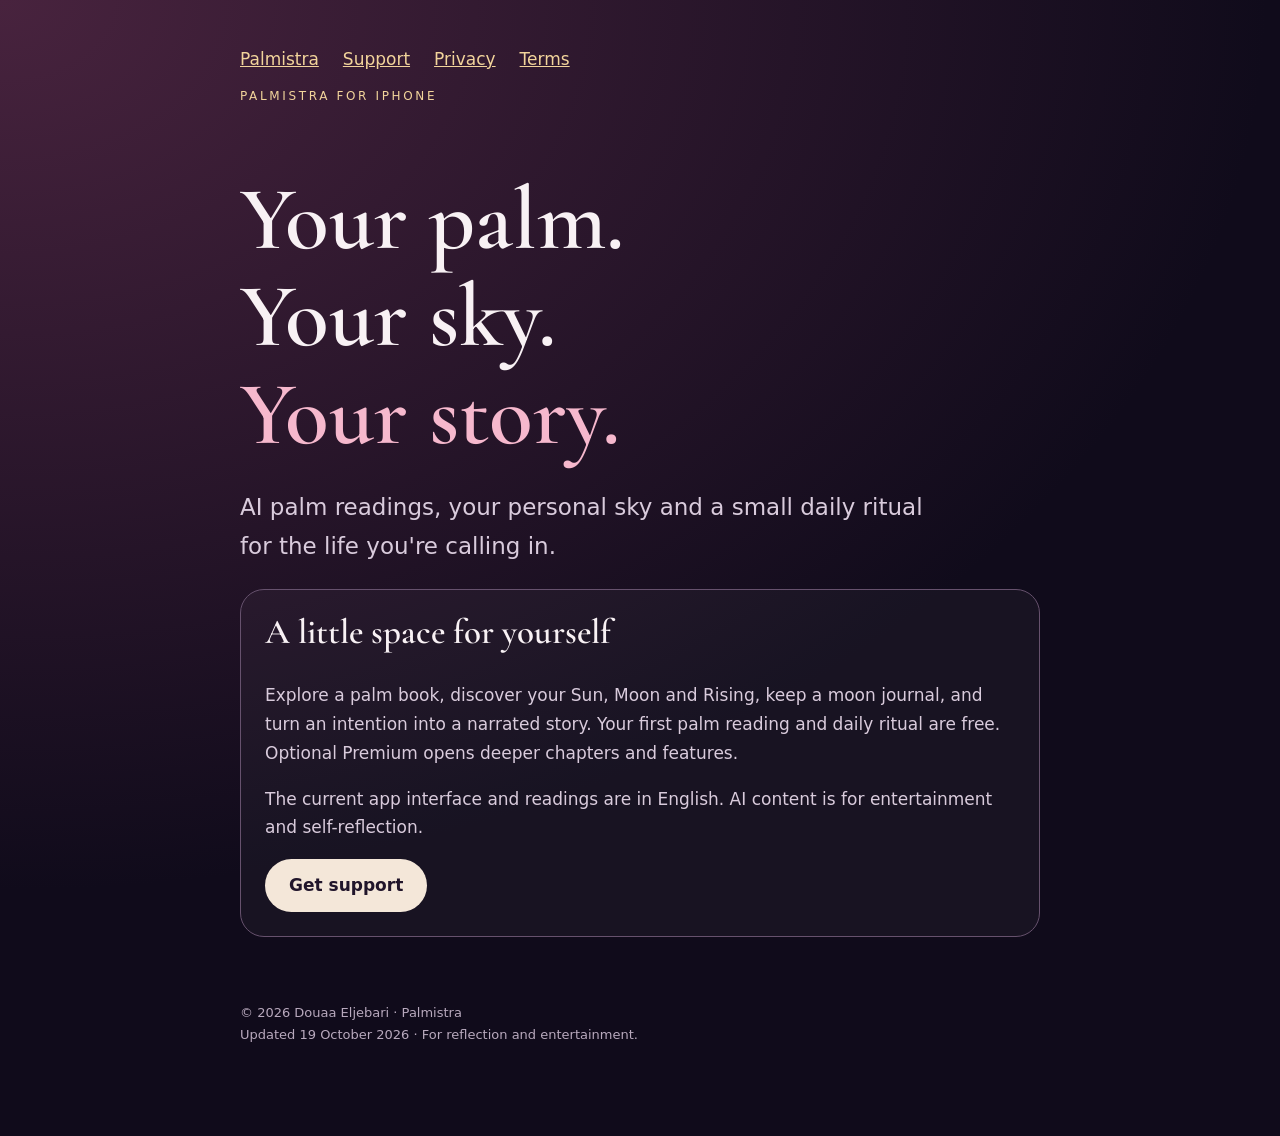
<file: index.html>
<!doctype html><html lang="en"><head><meta charset="utf-8"><meta name="viewport" content="width=device-width,initial-scale=1"><meta name="description" content="Palmistra for iPhone: AI palm reading, astrology, daily rituals and narrated manifestation stories."><title>Your palm. Your sky. Your story. · Palmistra</title><link rel="stylesheet" href="style.css"><link rel="canonical" href="https://zero-was-here.github.io/palmistra-support/"></head><body><main><nav><a href="index.html">Palmistra</a><a href="support.html">Support</a><a href="privacy.html">Privacy</a><a href="terms.html">Terms</a></nav><p class="eyebrow">PALMISTRA FOR IPHONE</p><h1>Your palm.<br>Your sky.<br><span style="color:#f6b8cd">Your story.</span></h1><p class="lead">AI palm readings, your personal sky and a small daily ritual for the life you're calling in.</p><div class="card"><h2 style="margin-top:0">A little space for yourself</h2><p>Explore a palm book, discover your Sun, Moon and Rising, keep a moon journal, and turn an intention into a narrated story. Your first palm reading and daily ritual are free. Optional Premium opens deeper chapters and features.</p><p>The current app interface and readings are in English. AI content is for entertainment and self-reflection.</p><a class="button" href="support.html">Get support</a></div><footer>© 2026 Douaa Eljebari · Palmistra<br>Updated 19 October 2026 · For reflection and entertainment.</footer></main></body></html>
</file>
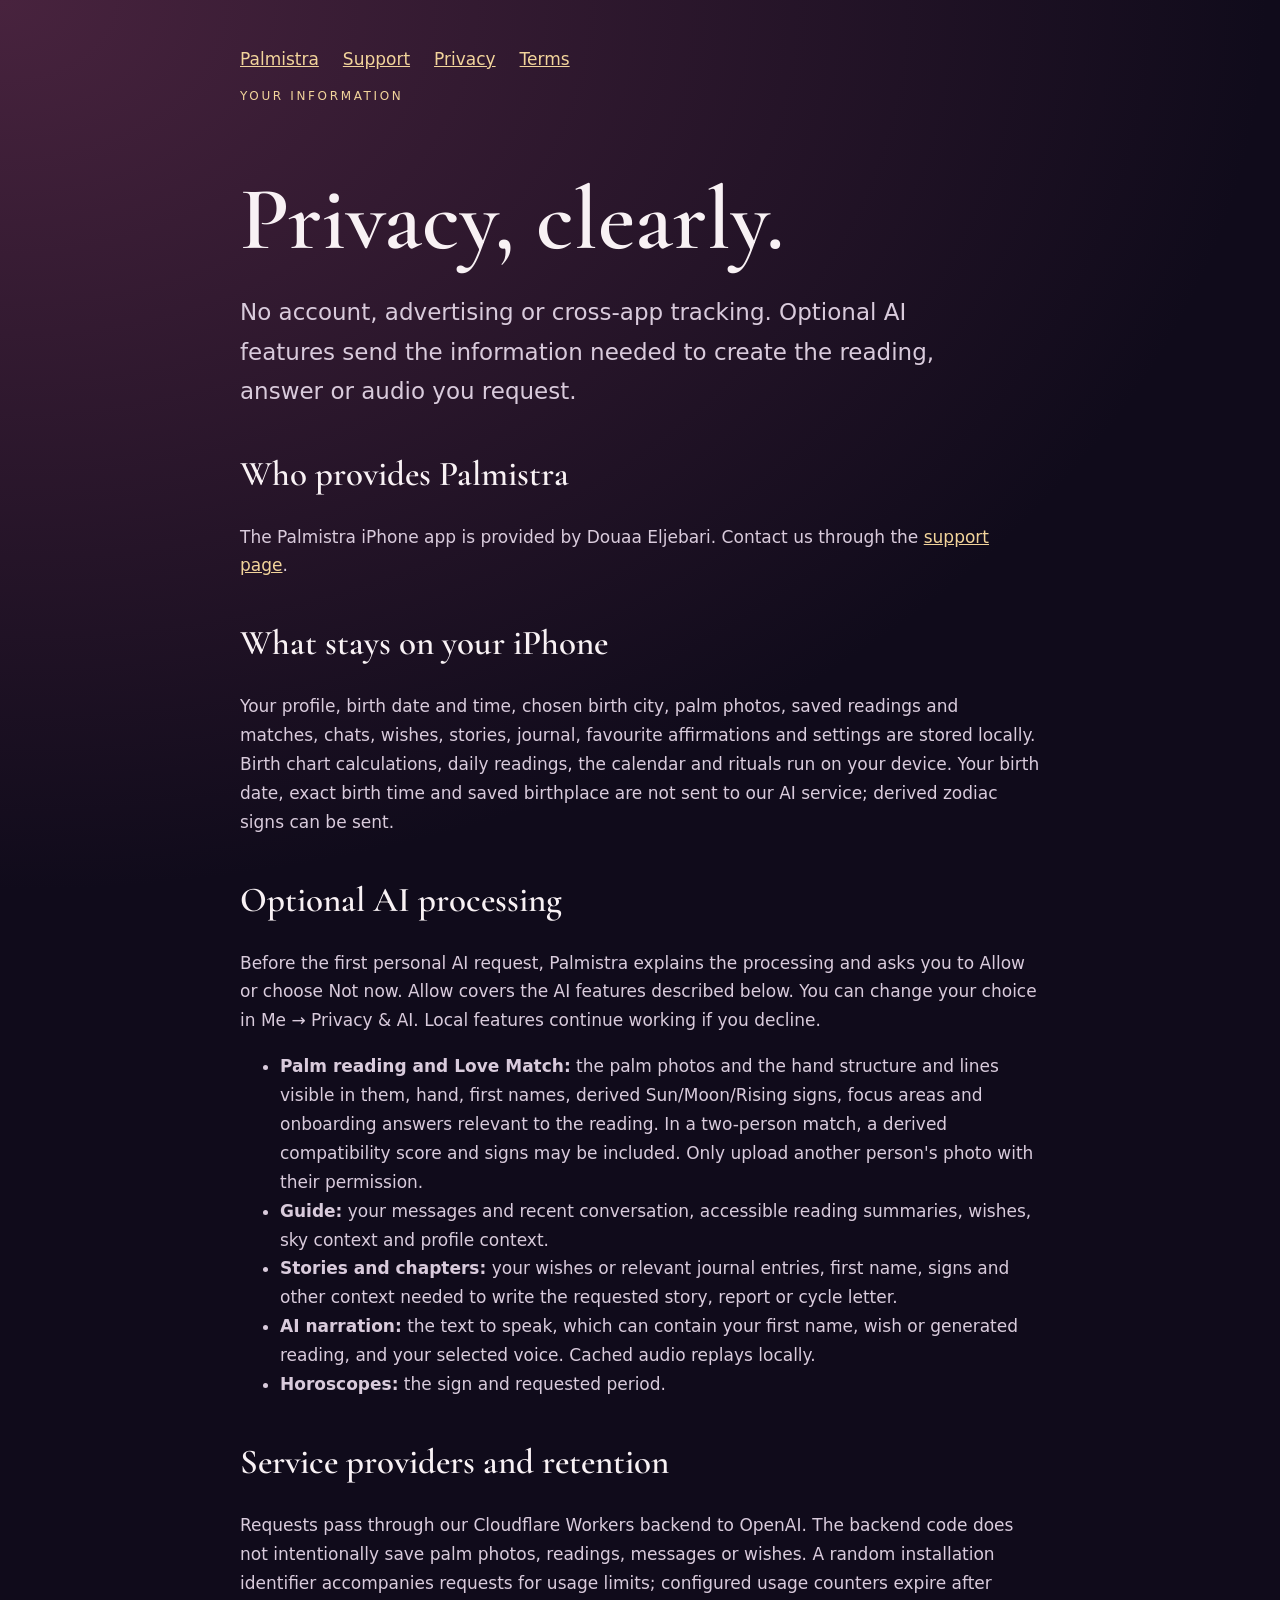
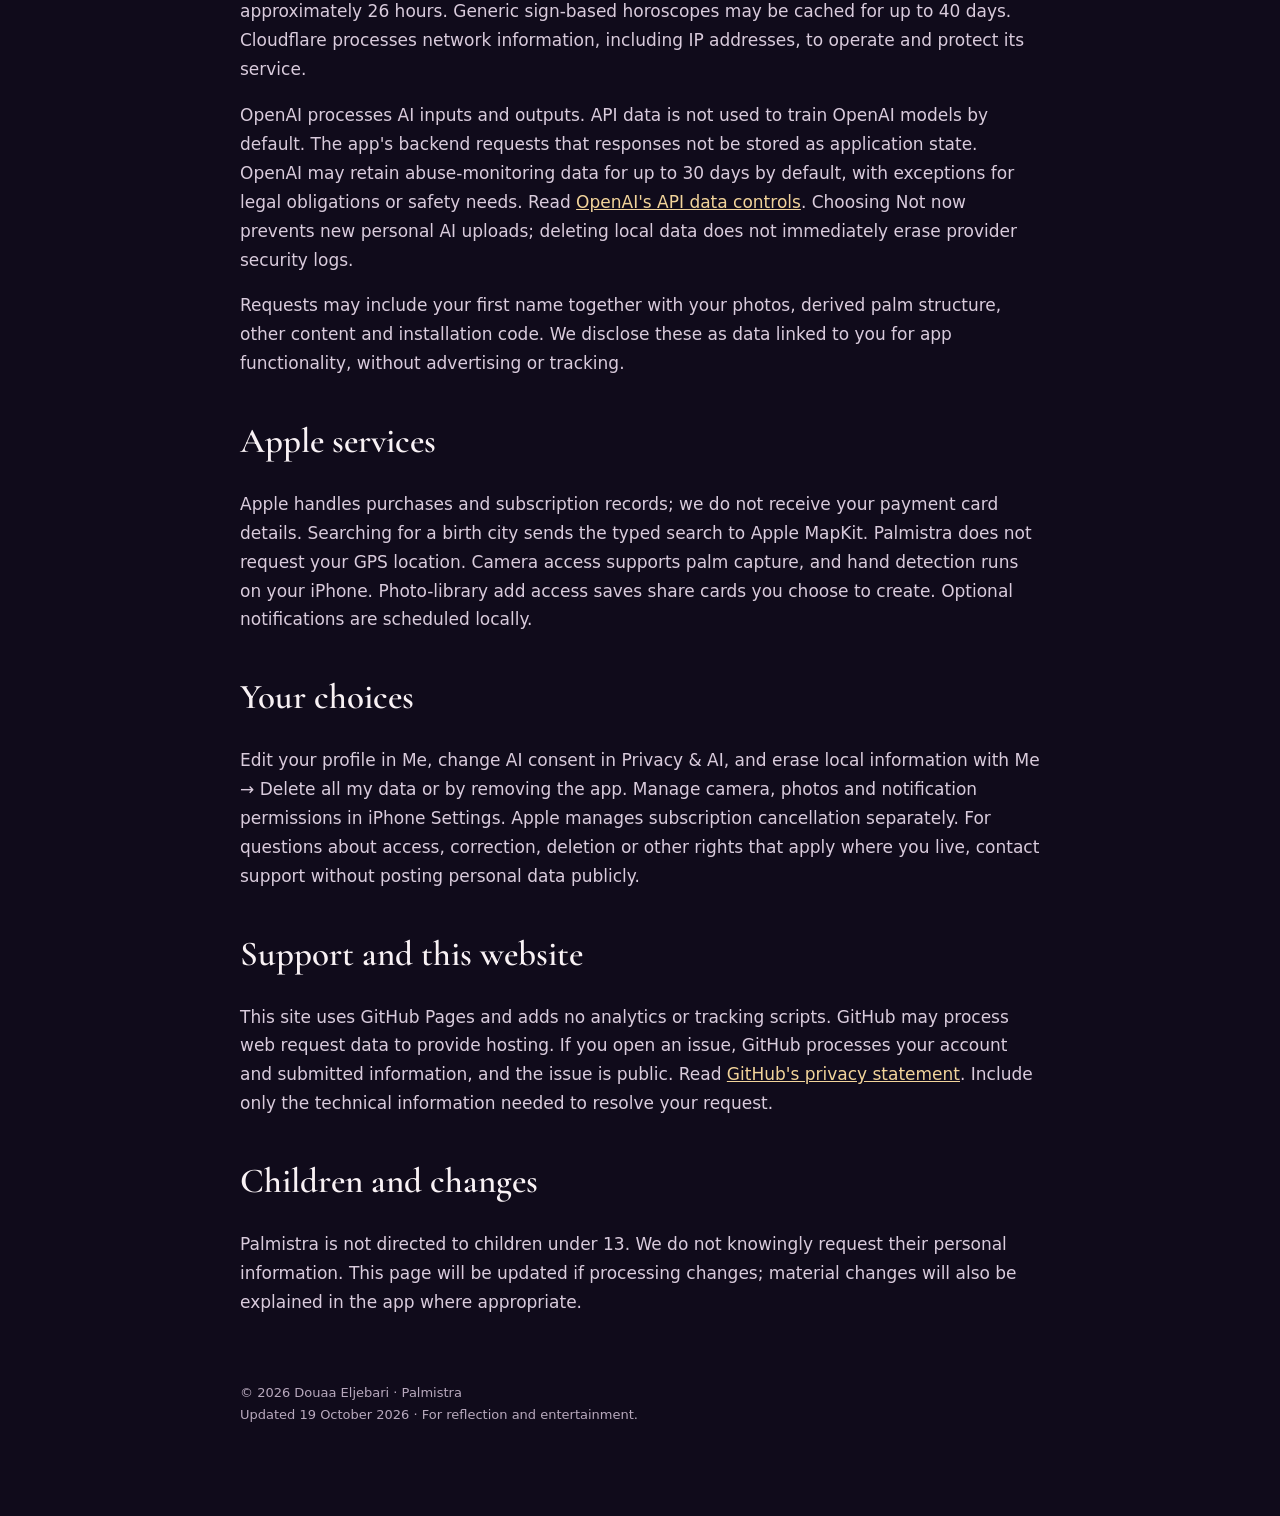
<file: privacy.html>
<!doctype html><html lang="en"><head><meta charset="utf-8"><meta name="viewport" content="width=device-width,initial-scale=1"><meta name="description" content="Palmistra privacy policy: local information, optional AI processing, providers, retention and your choices."><title>Privacy Policy · Palmistra</title><link rel="stylesheet" href="style.css"><link rel="canonical" href="https://zero-was-here.github.io/palmistra-support/privacy.html"></head><body><main><nav><a href="index.html">Palmistra</a><a href="support.html">Support</a><a href="privacy.html">Privacy</a><a href="terms.html">Terms</a></nav><p class="eyebrow">YOUR INFORMATION</p><h1>Privacy, clearly.</h1><p class="lead">No account, advertising or cross-app tracking. Optional AI features send the information needed to create the reading, answer or audio you request.</p><h2>Who provides Palmistra</h2><p>The Palmistra iPhone app is provided by Douaa Eljebari. Contact us through the <a href="support.html">support page</a>.</p><h2>What stays on your iPhone</h2><p>Your profile, birth date and time, chosen birth city, palm photos, saved readings and matches, chats, wishes, stories, journal, favourite affirmations and settings are stored locally. Birth chart calculations, daily readings, the calendar and rituals run on your device. Your birth date, exact birth time and saved birthplace are not sent to our AI service; derived zodiac signs can be sent.</p><h2>Optional AI processing</h2><p>Before the first personal AI request, Palmistra explains the processing and asks you to Allow or choose Not now. Allow covers the AI features described below. You can change your choice in Me → Privacy &amp; AI. Local features continue working if you decline.</p><ul><li><strong>Palm reading and Love Match:</strong> the palm photos and the hand structure and lines visible in them, hand, first names, derived Sun/Moon/Rising signs, focus areas and onboarding answers relevant to the reading. In a two-person match, a derived compatibility score and signs may be included. Only upload another person's photo with their permission.</li><li><strong>Guide:</strong> your messages and recent conversation, accessible reading summaries, wishes, sky context and profile context.</li><li><strong>Stories and chapters:</strong> your wishes or relevant journal entries, first name, signs and other context needed to write the requested story, report or cycle letter.</li><li><strong>AI narration:</strong> the text to speak, which can contain your first name, wish or generated reading, and your selected voice. Cached audio replays locally.</li><li><strong>Horoscopes:</strong> the sign and requested period.</li></ul><h2>Service providers and retention</h2><p>Requests pass through our Cloudflare Workers backend to OpenAI. The backend code does not intentionally save palm photos, readings, messages or wishes. A random installation identifier accompanies requests for usage limits; configured usage counters expire after approximately 26 hours. Generic sign-based horoscopes may be cached for up to 40 days. Cloudflare processes network information, including IP addresses, to operate and protect its service.</p><p>OpenAI processes AI inputs and outputs. API data is not used to train OpenAI models by default. The app's backend requests that responses not be stored as application state. OpenAI may retain abuse-monitoring data for up to 30 days by default, with exceptions for legal obligations or safety needs. Read <a href="https://developers.openai.com/api/docs/guides/your-data">OpenAI's API data controls</a>. Choosing Not now prevents new personal AI uploads; deleting local data does not immediately erase provider security logs.</p><p>Requests may include your first name together with your photos, derived palm structure, other content and installation code. We disclose these as data linked to you for app functionality, without advertising or tracking.</p><h2>Apple services</h2><p>Apple handles purchases and subscription records; we do not receive your payment card details. Searching for a birth city sends the typed search to Apple MapKit. Palmistra does not request your GPS location. Camera access supports palm capture, and hand detection runs on your iPhone. Photo-library add access saves share cards you choose to create. Optional notifications are scheduled locally.</p><h2>Your choices</h2><p>Edit your profile in Me, change AI consent in Privacy &amp; AI, and erase local information with Me → Delete all my data or by removing the app. Manage camera, photos and notification permissions in iPhone Settings. Apple manages subscription cancellation separately. For questions about access, correction, deletion or other rights that apply where you live, contact support without posting personal data publicly.</p><h2>Support and this website</h2><p>This site uses GitHub Pages and adds no analytics or tracking scripts. GitHub may process web request data to provide hosting. If you open an issue, GitHub processes your account and submitted information, and the issue is public. Read <a href="https://docs.github.com/en/site-policy/privacy-policies/github-general-privacy-statement">GitHub's privacy statement</a>. Include only the technical information needed to resolve your request.</p><h2>Children and changes</h2><p>Palmistra is not directed to children under 13. We do not knowingly request their personal information. This page will be updated if processing changes; material changes will also be explained in the app where appropriate.</p><footer>© 2026 Douaa Eljebari · Palmistra<br>Updated 19 October 2026 · For reflection and entertainment.</footer></main></body></html>
</file>
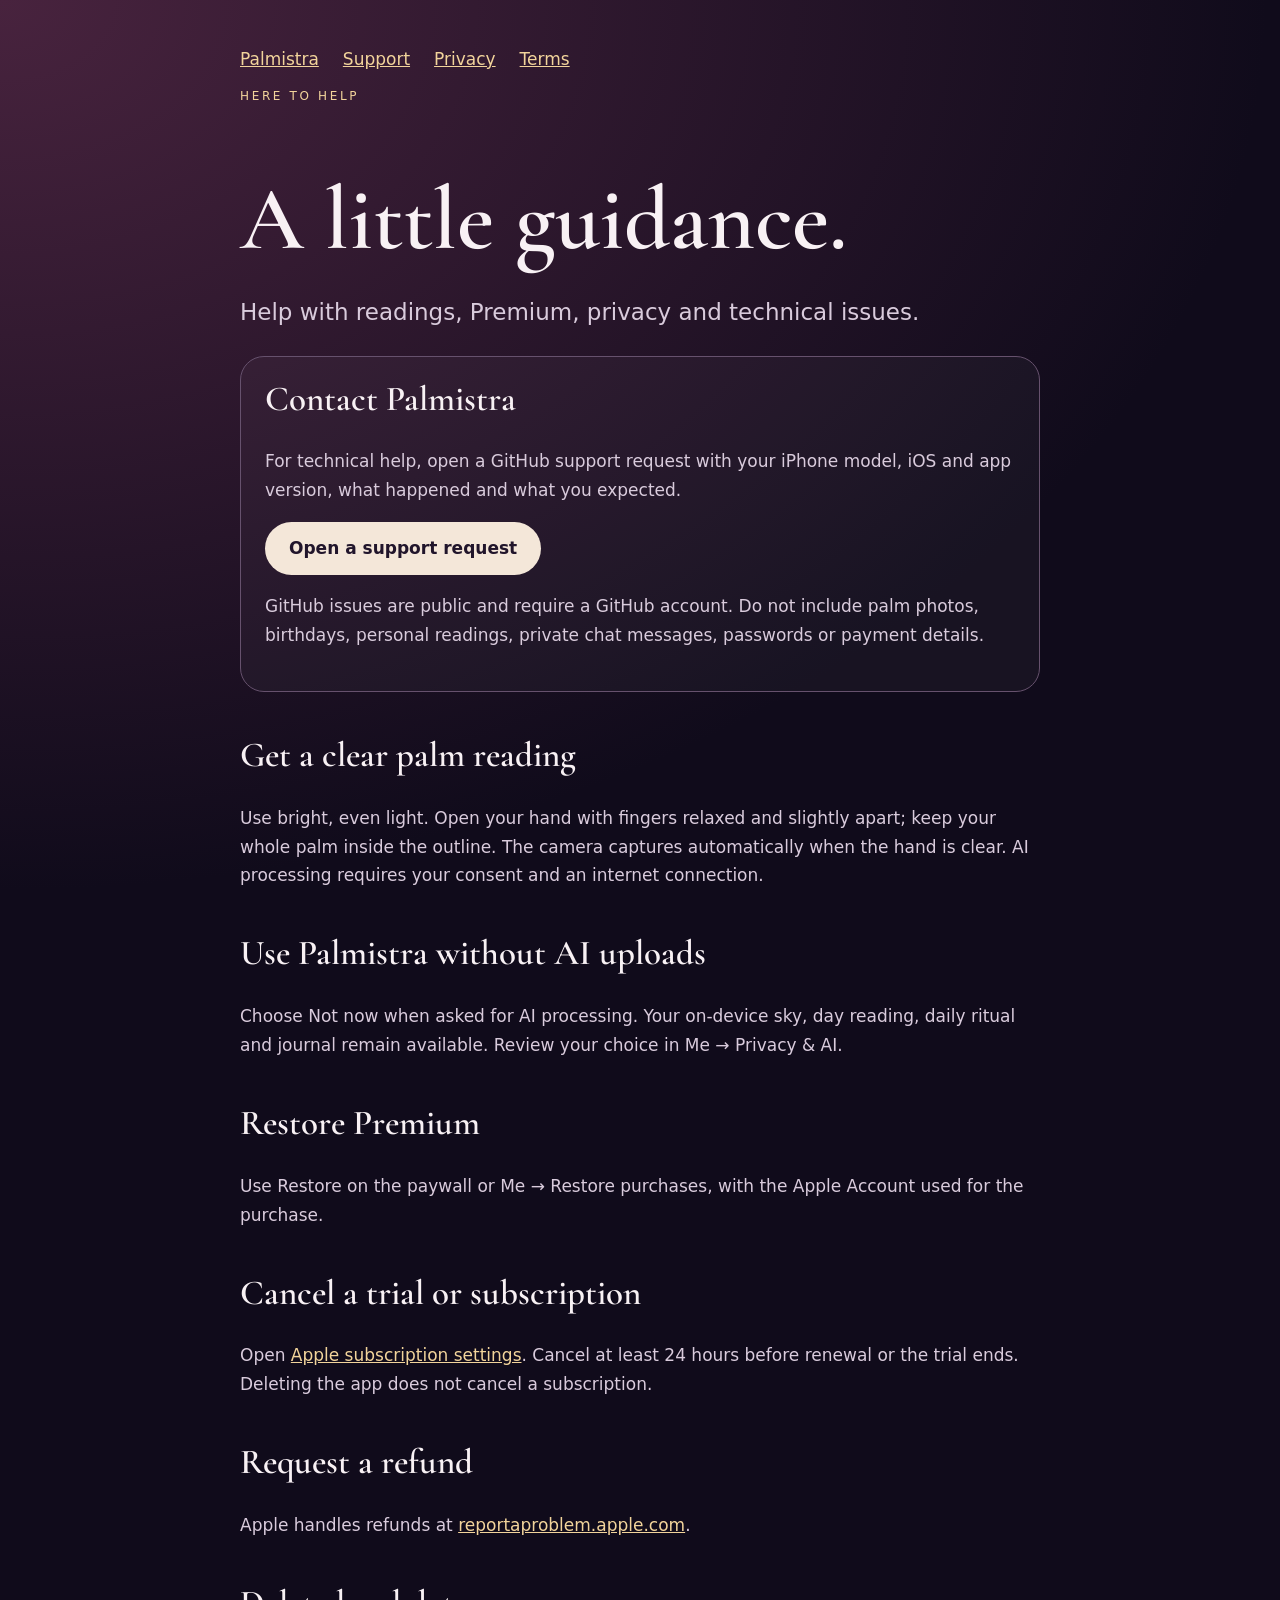
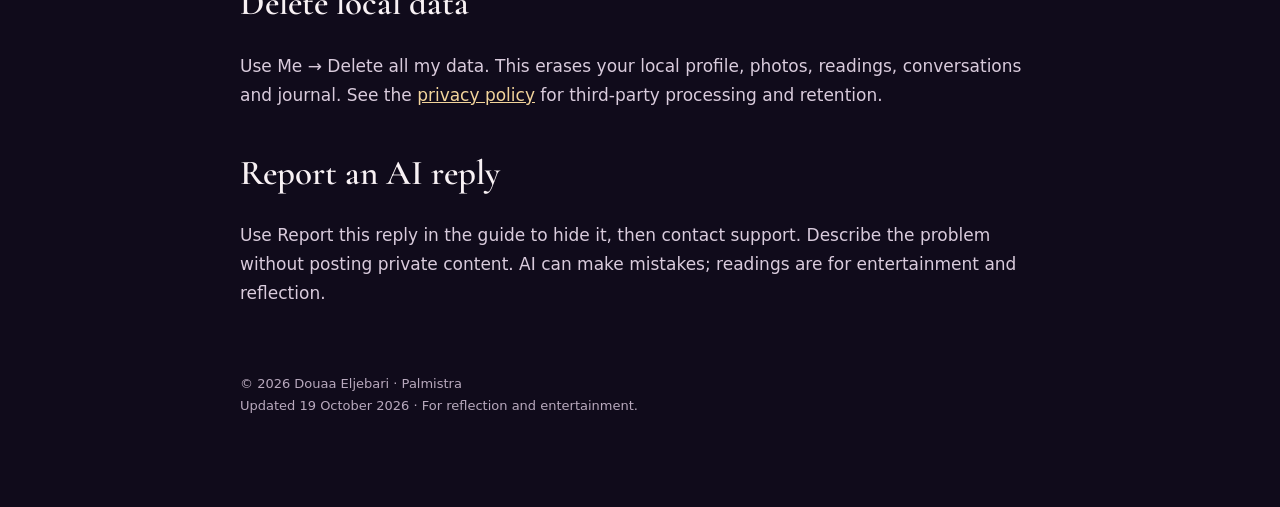
<file: support.html>
<!doctype html><html lang="en"><head><meta charset="utf-8"><meta name="viewport" content="width=device-width,initial-scale=1"><meta name="description" content="Official Palmistra support for readings, subscriptions, refunds, privacy and technical help."><title>Support · Palmistra</title><link rel="stylesheet" href="style.css"><link rel="canonical" href="https://zero-was-here.github.io/palmistra-support/support.html"></head><body><main><nav><a href="index.html">Palmistra</a><a href="support.html">Support</a><a href="privacy.html">Privacy</a><a href="terms.html">Terms</a></nav><p class="eyebrow">HERE TO HELP</p><h1>A little guidance.</h1><p class="lead">Help with readings, Premium, privacy and technical issues.</p><div class="card"><h2 style="margin-top:0">Contact Palmistra</h2><p>For technical help, open a GitHub support request with your iPhone model, iOS and app version, what happened and what you expected.</p><a class="button" href="https://github.com/zero-was-here/palmistra-support/issues/new">Open a support request</a><p>GitHub issues are public and require a GitHub account. Do not include palm photos, birthdays, personal readings, private chat messages, passwords or payment details.</p></div><h2>Get a clear palm reading</h2><p>Use bright, even light. Open your hand with fingers relaxed and slightly apart; keep your whole palm inside the outline. The camera captures automatically when the hand is clear. AI processing requires your consent and an internet connection.</p><h2>Use Palmistra without AI uploads</h2><p>Choose Not now when asked for AI processing. Your on-device sky, day reading, daily ritual and journal remain available. Review your choice in Me → Privacy &amp; AI.</p><h2>Restore Premium</h2><p>Use Restore on the paywall or Me → Restore purchases, with the Apple Account used for the purchase.</p><h2>Cancel a trial or subscription</h2><p>Open <a href="https://apps.apple.com/account/subscriptions">Apple subscription settings</a>. Cancel at least 24 hours before renewal or the trial ends. Deleting the app does not cancel a subscription.</p><h2>Request a refund</h2><p>Apple handles refunds at <a href="https://reportaproblem.apple.com/">reportaproblem.apple.com</a>.</p><h2>Delete local data</h2><p>Use Me → Delete all my data. This erases your local profile, photos, readings, conversations and journal. See the <a href="privacy.html">privacy policy</a> for third-party processing and retention.</p><h2>Report an AI reply</h2><p>Use Report this reply in the guide to hide it, then contact support. Describe the problem without posting private content. AI can make mistakes; readings are for entertainment and reflection.</p><footer>© 2026 Douaa Eljebari · Palmistra<br>Updated 19 October 2026 · For reflection and entertainment.</footer></main></body></html>
</file>
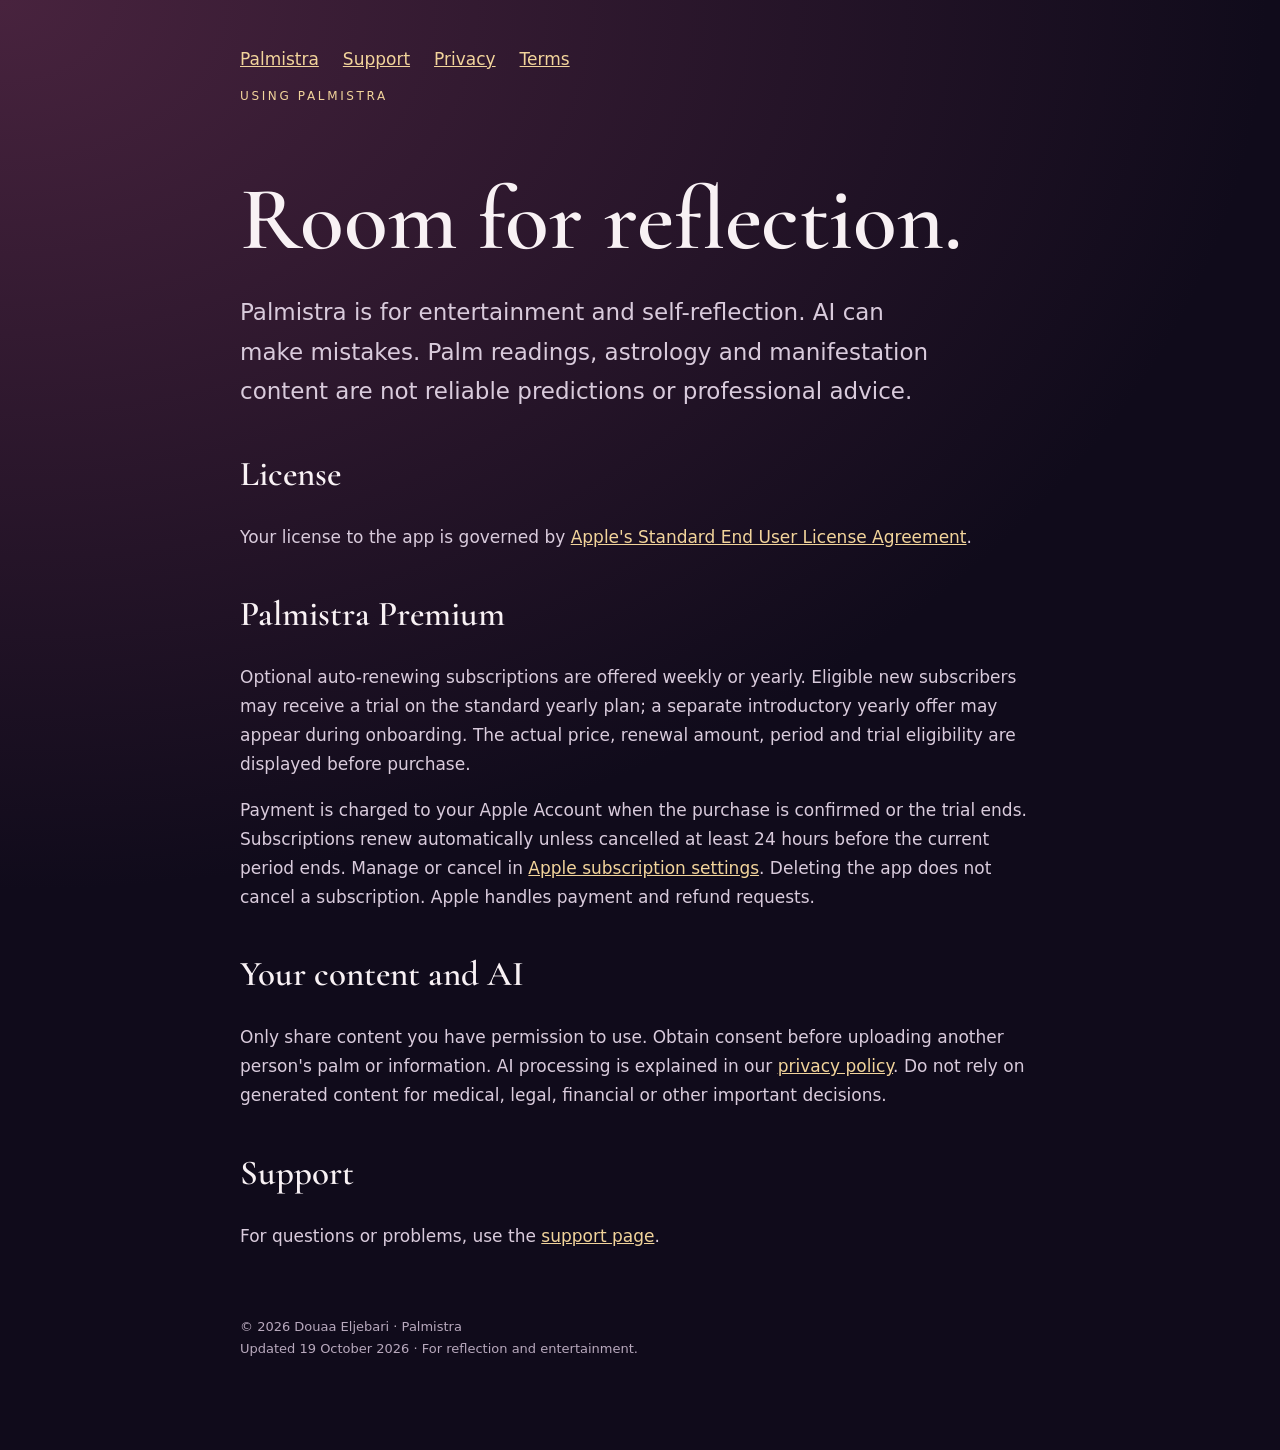
<file: terms.html>
<!doctype html><html lang="en"><head><meta charset="utf-8"><meta name="viewport" content="width=device-width,initial-scale=1"><meta name="description" content="Palmistra terms, Apple standard license and optional auto-renewing subscription information."><title>Terms of Use · Palmistra</title><link rel="stylesheet" href="style.css"><link rel="canonical" href="https://zero-was-here.github.io/palmistra-support/terms.html"></head><body><main><nav><a href="index.html">Palmistra</a><a href="support.html">Support</a><a href="privacy.html">Privacy</a><a href="terms.html">Terms</a></nav><p class="eyebrow">USING PALMISTRA</p><h1>Room for reflection.</h1><p class="lead">Palmistra is for entertainment and self-reflection. AI can make mistakes. Palm readings, astrology and manifestation content are not reliable predictions or professional advice.</p><h2>License</h2><p>Your license to the app is governed by <a href="https://www.apple.com/legal/internet-services/itunes/dev/stdeula/">Apple's Standard End User License Agreement</a>.</p><h2>Palmistra Premium</h2><p>Optional auto-renewing subscriptions are offered weekly or yearly. Eligible new subscribers may receive a trial on the standard yearly plan; a separate introductory yearly offer may appear during onboarding. The actual price, renewal amount, period and trial eligibility are displayed before purchase.</p><p>Payment is charged to your Apple Account when the purchase is confirmed or the trial ends. Subscriptions renew automatically unless cancelled at least 24 hours before the current period ends. Manage or cancel in <a href="https://apps.apple.com/account/subscriptions">Apple subscription settings</a>. Deleting the app does not cancel a subscription. Apple handles payment and refund requests.</p><h2>Your content and AI</h2><p>Only share content you have permission to use. Obtain consent before uploading another person's palm or information. AI processing is explained in our <a href="privacy.html">privacy policy</a>. Do not rely on generated content for medical, legal, financial or other important decisions.</p><h2>Support</h2><p>For questions or problems, use the <a href="support.html">support page</a>.</p><footer>© 2026 Douaa Eljebari · Palmistra<br>Updated 19 October 2026 · For reflection and entertainment.</footer></main></body></html>
</file>
<file: style.css>
@font-face{font-family:Display;src:url(assets/CormorantGaramond-SemiBold.ttf)}:root{color-scheme:dark}*{box-sizing:border-box}body{margin:0;background:#100b1b radial-gradient(ellipse at top left,#48233e,transparent 70%) fixed;color:#f8f1f4;font:17px/1.7 system-ui,sans-serif}main{max-width:850px;margin:auto;padding:45px 25px 90px}nav{display:flex;gap:24px;flex-wrap:wrap}a{color:#f2d49b}h1,h2{font-family:Display,serif;font-weight:600;line-height:1.08}h1{font-size:clamp(52px,9vw,90px);margin:65px 0 25px}h2{font-size:35px;margin-top:45px}p,li{color:#d9cbdc}.eyebrow{letter-spacing:.22em;font-size:12px;color:#f2d49b}.lead{font-size:23px;max-width:700px}.card{border:1px solid #66516d;padding:24px;border-radius:24px;background:#ffffff08}.button{display:inline-block;border-radius:30px;background:#f4e7d9;color:#21152b;text-decoration:none;padding:12px 24px;font-weight:650}footer{margin-top:65px;font-size:13px;color:#b8a9bd}
</file>
